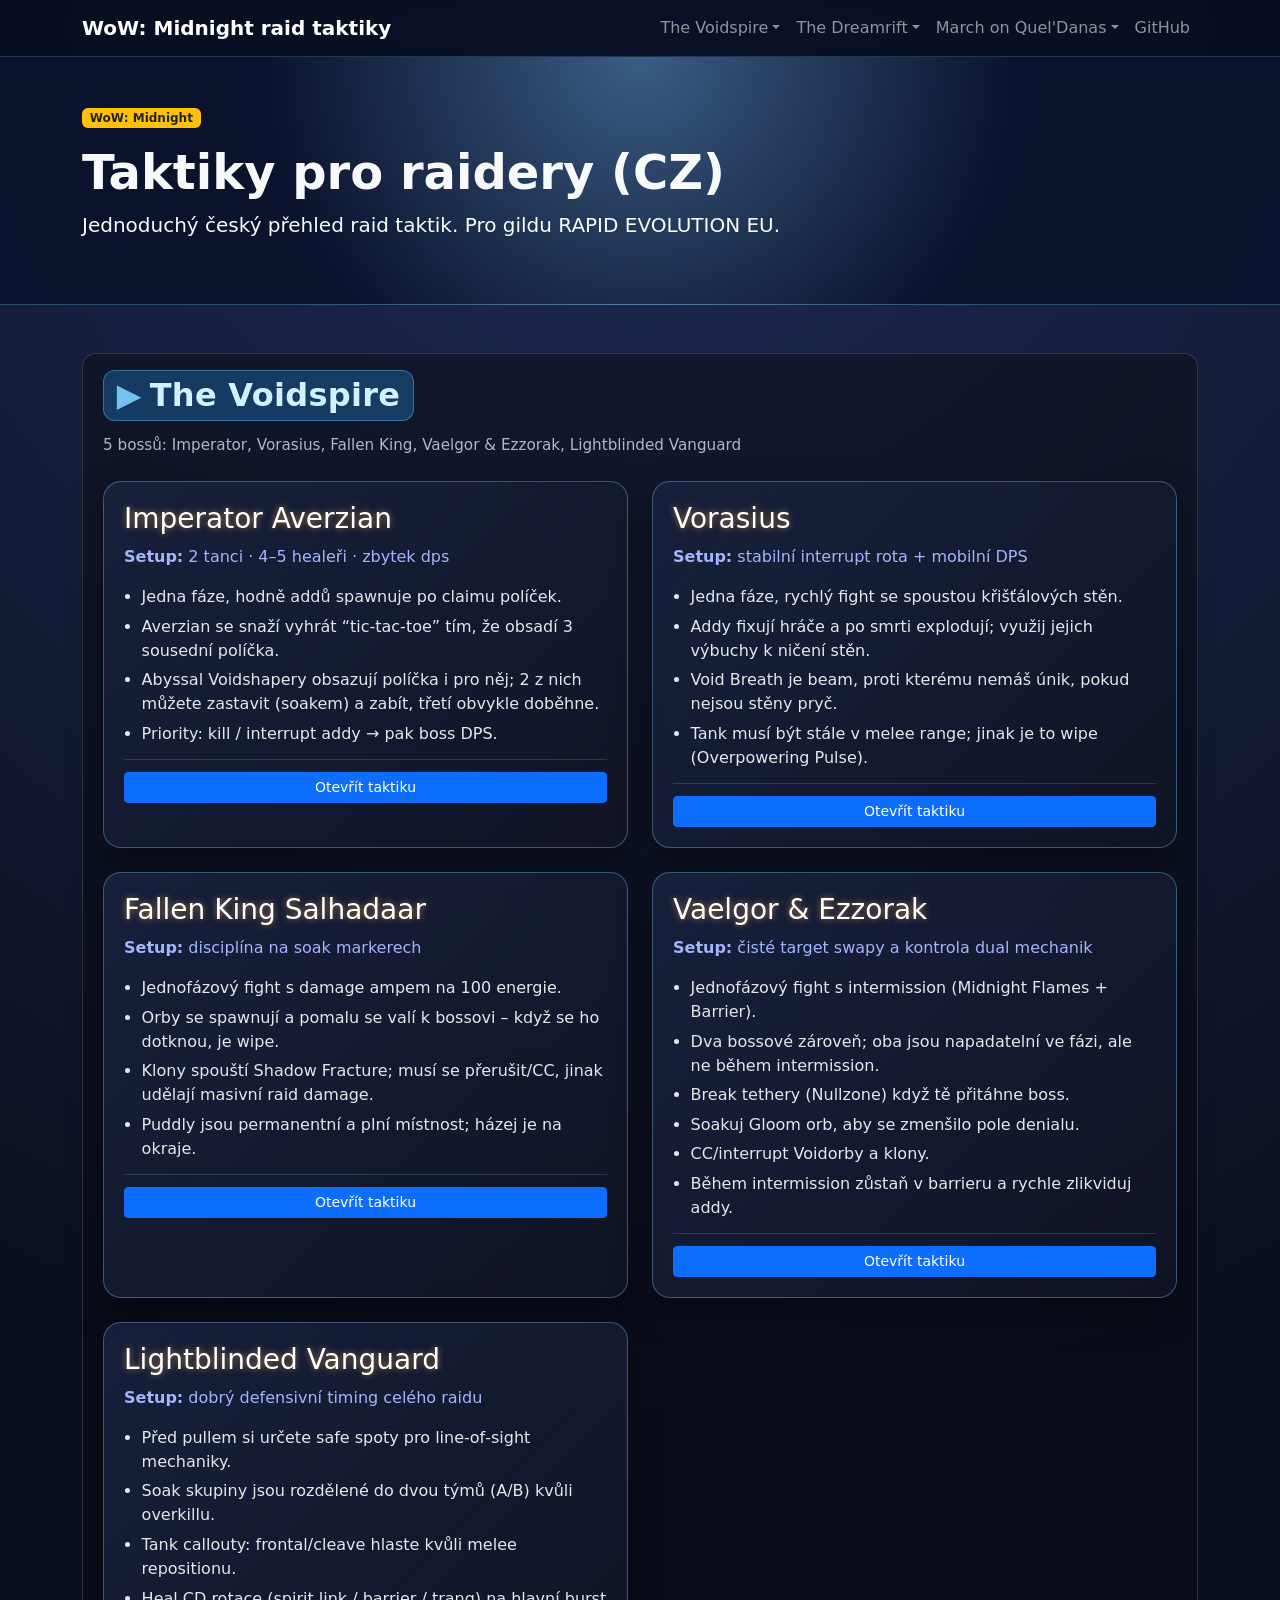
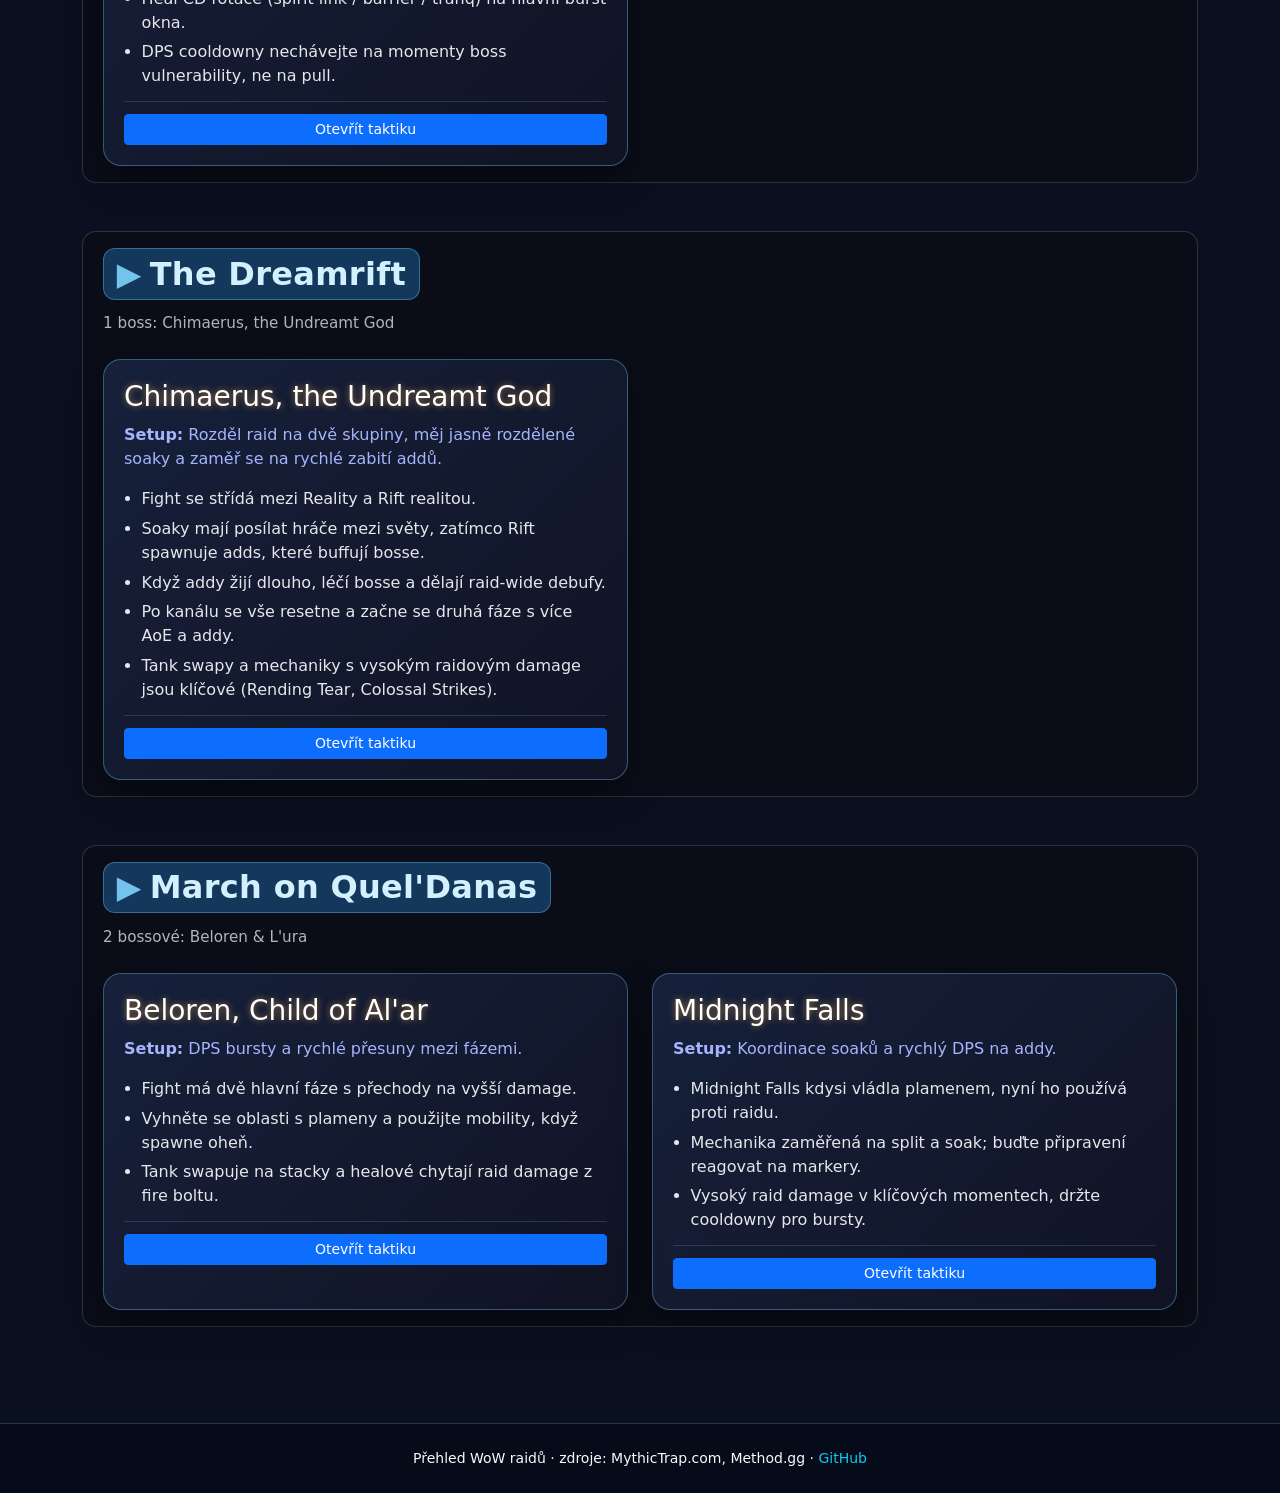
<file: index.html>
<!doctype html>
<html lang="cs">

<head>
  <meta charset="UTF-8" />
  <meta name="viewport" content="width=device-width, initial-scale=1.0" />
  <title>WoW:Midnight - Raid Taktiky CZ</title>
  <link href="https://cdn.jsdelivr.net/npm/bootstrap@5.3.3/dist/css/bootstrap.min.css" rel="stylesheet"
    integrity="sha384-QWTKZyjpPEjISv5WaRU9OFeRpok6YctnYmDr5pNlyT2bRjXh0JMhjY6hW+ALEwIH" crossorigin="anonymous" />
  <link rel="stylesheet" href="styles.css" />
</head>

<body>
  <div id="main-nav-placeholder"></div>

  <header id="top" class="hero-section text-light">
    <div class="container py-5">
      <span class="badge bg-warning text-dark mb-3">WoW: Midnight</span>
      <h1 class="display-5 fw-bold">Taktiky pro raidery (CZ)</h1>
      <p class="lead col-lg-10 mb-3">
        Jednoduchý český přehled raid taktik. Pro gildu RAPID EVOLUTION EU.
      </p>
    </div>
  </header>

  <main class="container py-5">
    <div id="raid-list"></div>
  </main>

  <footer class="py-4 text-center text-light">
    <div class="container small">
      Přehled WoW raidů · zdroje: MythicTrap.com, Method.gg ·
      <a href="https://github.com/wowko-raid/midnight" target="_blank" rel="noopener" class="text-info">GitHub</a>
    </div>
  </footer>

  <script src="nav.js" type="module"></script>
  <script src="index.js" type="module"></script>
  <script src="https://cdn.jsdelivr.net/npm/bootstrap@5.3.3/dist/js/bootstrap.bundle.min.js"
    integrity="sha384-YvpcrYf0tY3lHB60NNkmXc5s9fDVZLESaAA55NDzOxhy9GkcIdslK1eN7N6jIeHz"
    crossorigin="anonymous"></script>
</body>

</html>
</body>

</html>
</file>
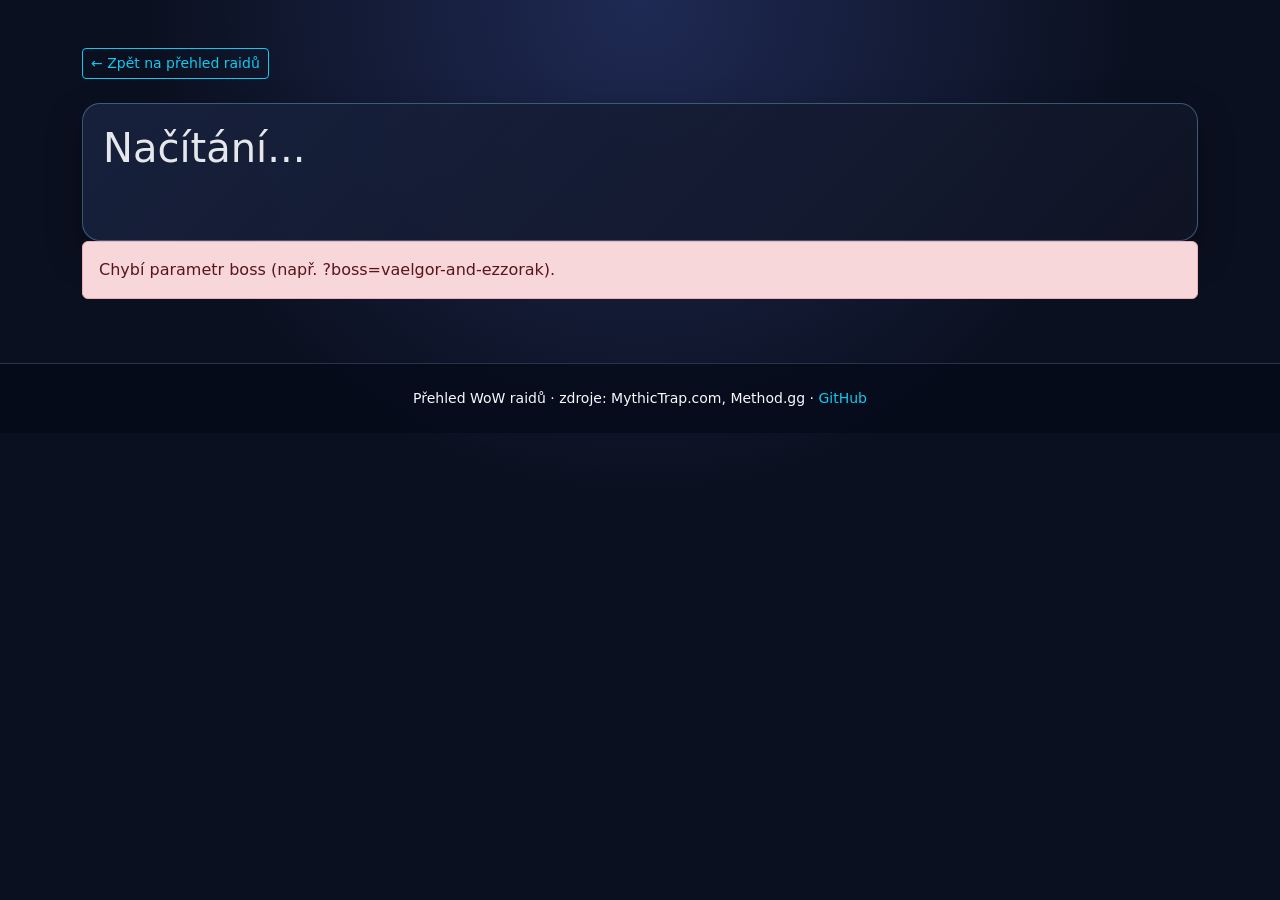
<file: boss.html>
<!doctype html>
<html lang="cs">

<head>
  <meta charset="UTF-8" />
  <meta name="viewport" content="width=device-width, initial-scale=1.0" />
  <title>Boss taktika | Midnight Raid Taktiky CZ</title>
  <link href="https://cdn.jsdelivr.net/npm/bootstrap@5.3.3/dist/css/bootstrap.min.css" rel="stylesheet"
    crossorigin="anonymous" />
  <link rel="stylesheet" href="styles.css" />
</head>

<body>
  <div id="main-nav-placeholder"></div>

  <main class="container py-5">
    <a href="index.html" class="btn btn-outline-info btn-sm mb-4">← Zpět na přehled raidů</a>
    <article id="boss-card" class="boss-card">
      <h1 id="boss-title">Načítání...</h1>
      <p id="boss-wowhead" class="small mb-2" style="display:none;"></p>
      <p id="boss-setup" class="role-plan"></p>
      <div id="boss-note" class="small" style="display:none;"></div>

      <div id="boss-overview" class="section-card" style="display:none;">
        <h2 class="section-title">Přehled</h2>
        <ul id="boss-overview-list"></ul>
      </div>

      <div id="difficulty-buttons" class="mb-4"></div>
      <div id="phases-container"></div>

      <p class="text-muted small mt-5" id="source-link"></p>
    </article>

    <div id="error" class="alert alert-danger" style="display:none;"></div>
  </main>

  <footer class="py-4 text-center text-light">
    <div class="container small">
      Přehled WoW raidů · zdroje: MythicTrap.com, Method.gg ·
      <a href="https://github.com/wowko-raid/midnight" target="_blank" rel="noopener" class="text-info">GitHub</a>
    </div>
  </footer>

  <script src="nav.js" type="module"></script>
  <script src="boss.js" type="module"></script>
  <script src="https://cdn.jsdelivr.net/npm/bootstrap@5.3.3/dist/js/bootstrap.bundle.min.js"
    integrity="sha384-YvpcrYf0tY3lHB60NNkmXc5s9fDVZLESaAA55NDzOxhy9GkcIdslK1eN7N6jIeHz"
    crossorigin="anonymous"></script>
</body>

</html>
</file>
<file: styles.css>
:root {
  --bg: #0b1020;
  --bg-soft: #121a33;
  --card: #1a2548;
  --accent: #7dd3fc;
  --text: #e5e7eb;
  --muted: #a5b4fc;
}

html {
  scroll-behavior: smooth;
}

body {
  background: radial-gradient(circle at top, #1f2a54 0%, var(--bg) 45%);
  color: var(--text);
  min-height: 100vh;
}

.nav-glass {
  backdrop-filter: blur(8px);
  background: rgba(4, 10, 24, 0.75);
  border-bottom: 1px solid rgba(125, 211, 252, 0.2);
}

.dropdown-menu {
  border: 1px solid rgba(125, 211, 252, 0.35);
}

.hero-section {
  background: radial-gradient(circle at top, rgba(125, 211, 252, 0.3), rgba(10, 18, 44, 0.95) 55%);
  border-bottom: 1px solid rgba(125, 211, 252, 0.3);
  position: relative;
  overflow: hidden;
}

.hero-section::after {
  content: '';
  position: absolute;
  inset: 0;
  background: url('https://assets2.mythictrap.com/vs-dr-mqd/voidspire-bg.jpg') center/cover no-repeat;
  opacity: 0.15;
  filter: blur(3px);
  pointer-events: none;
}

.hero-section .container {
  position: relative;
  z-index: 1;
}

.section-card {
  background: rgba(10, 12, 16, 0.45);
  border: 1px solid rgba(255, 255, 255, 0.15);
  border-radius: 14px;
  padding: 1rem 1.25rem;
  margin-bottom: 1.5rem;
}

.section-card .section-title {
  display: inline-block;
  padding: 0.35rem 0.8rem;
  background: rgba(28, 86, 138, 0.6);
  border: 1px solid rgba(125, 211, 252, 0.35);
  border-radius: 12px;
  color: #d3f0ff;
  margin-bottom: 1rem;
  letter-spacing: 0.3px;
  font-weight: 600;
}

.section-card .section-title::before {
  content: "\25B6";
  display: inline-block;
  margin-right: 0.5rem;
  color: rgba(125, 211, 252, 0.9);
}

.raid-description {
  font-size: 0.95rem;
  color: rgba(233, 236, 246, 0.75);
  margin-top: -0.2rem;
  margin-bottom: 1.25rem;
}

.section-card .boss-card {
  transition: transform 0.2s ease, box-shadow 0.2s ease;
}

.section-card .boss-card:hover {
  transform: translateY(-2px);
}

.boss-card {
  background: linear-gradient(135deg, rgba(24, 34, 62, 0.92), rgba(17, 21, 38, 0.85));
  border: 1px solid rgba(125, 211, 252, 0.35);
  border-radius: 18px;
  padding: 1.25rem;
  box-shadow: 0 15px 35px rgba(0, 0, 0, 0.35);
  transition: transform 0.2s ease, box-shadow 0.2s ease;
}

.boss-card:hover {
  transform: translateY(-4px);
  box-shadow: 0 20px 48px rgba(0, 0, 0, 0.45);
}

.boss-card .card-footer {
  background: transparent;
  border-top: 1px solid rgba(125, 211, 252, 0.18);
  padding-top: 0.75rem;
}

.boss-card h3 {
  color: #ffb347;
  margin-bottom: 0.6rem;
  text-shadow: 0 0 6px rgba(255, 179, 71, 0.6);
}

.ability-icon {
  width: 32px;
  height: 32px;
  vertical-align: middle;
}

.mechanic-card {
  background: rgba(0, 0, 0, 0.45);
  border: 1px solid rgba(255, 255, 255, 0.15);
  border-radius: 14px;
}

.no-video-card {
  max-width: 760px;
}

.no-video-card + .no-video-card {
  margin-top: 10%;
}

@media (min-width: 768px) {
  .no-video-right {
    margin-left: auto;
  }
}

.mechanic-card h3 {
  font-size: 1.2rem;
  margin-bottom: 0.75rem;
}

.mechanic-card p {
  margin-bottom: 0.6rem;
}

.video-wrapper {
  position: relative;
  border-radius: 14px;
  overflow: hidden;
  border: 1px solid rgba(255, 255, 255, 0.15);
}

.mechanic-action {
  display: inline-flex;
  flex-direction: column;
  gap: 0.15rem;
  padding: 0.35rem 0.6rem;
  background: rgba(10, 12, 16, 0.78);
  border: 1px solid rgba(255, 255, 255, 0.15);
  border-radius: 10px;
  font-size: 0.75rem;
  line-height: 1.1;
  color: #f8f8ff;
  margin-top: 0.5rem;
  width: fit-content;
}

.mechanic-text {
  display: inline-block;
  padding: 0.25rem 0.5rem;
  border-radius: 10px;
  background: rgba(255, 183, 0, 0.18);
  color: #ffd16a;
  font-weight: 600;
  margin-top: 0.5rem;
}

.mechanic-action .mechanic-action-actor {
  font-weight: 700;
  letter-spacing: 0.45px;
  text-transform: uppercase;
  background: rgba(255, 183, 0, 0.9);
  color: #0b111d;
  padding: 0.1rem 0.55rem;
  border-radius: 8px;
  font-size: 0.68rem;
}

.mechanic-action .mechanic-action-do {
  font-weight: 700;
  letter-spacing: 0.4px;
  text-transform: uppercase;
  color: #ffd16a;
  font-size: 0.85rem;
}

.boss-card ul {
  padding-left: 1.1rem;
  margin-bottom: 0.8rem;
}

.boss-card li {
  margin-bottom: 0.35rem;
}

.role-plan {
  color: var(--muted);
}

#boss-note {
  color: rgba(255, 255, 255, 0.9);
  background: rgba(0, 0, 0, 0.35);
  padding: 0.5rem 0.75rem;
  border-radius: 12px;
  border: 1px solid rgba(255, 255, 255, 0.12);
  margin-top: 0.75rem;
  display: inline-block;
}

a {
  color: var(--accent);
  text-decoration: none;
}

a:hover {
  color: #bae6fd;
  text-decoration: underline;
}

footer {
  background: rgba(5, 10, 25, 0.75);
  border-top: 1px solid rgba(125, 211, 252, 0.22);
}
</file>
